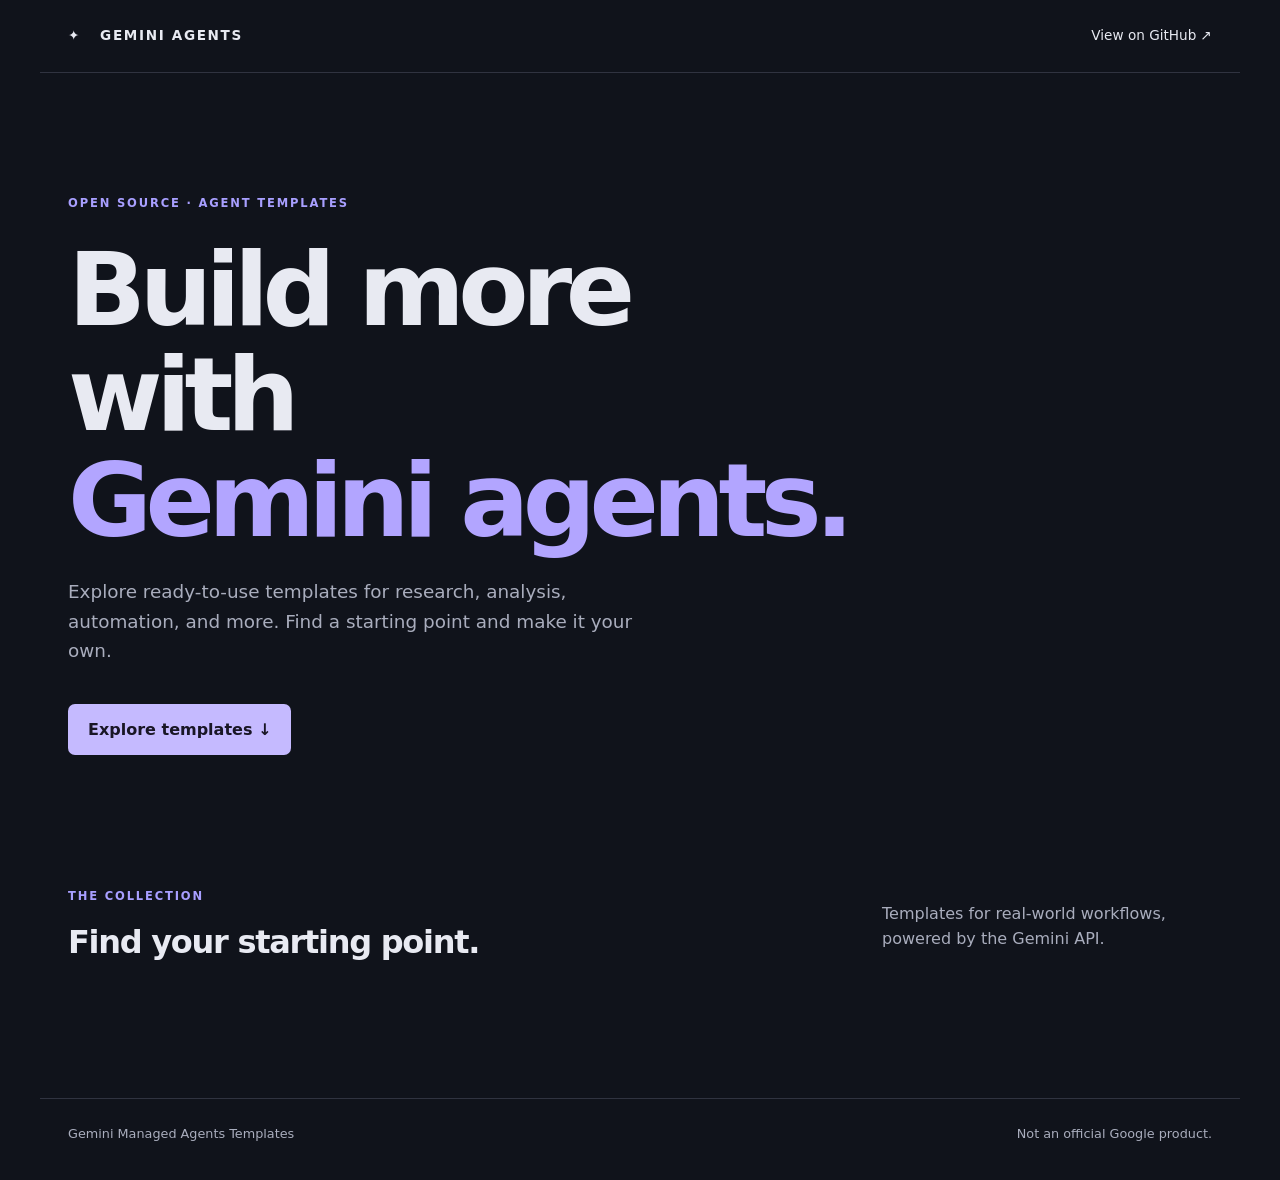
<file: site/index.html>
<!doctype html>
<html lang="en">
<head>
  <meta charset="utf-8">
  <meta name="viewport" content="width=device-width, initial-scale=1">
  <meta name="description" content="Explore open templates for Gemini Managed Agents.">
  <title>Gemini Managed Agents Templates</title>
  <link rel="stylesheet" href="style.css">
</head>
<body>
  <header class="header"><a class="brand" href="./">✦ &nbsp; GEMINI AGENTS</a><a href="<!-- REPOSITORY_URL -->">View on GitHub ↗</a></header>
  <main>
    <section class="hero"><p class="eyebrow">OPEN SOURCE · AGENT TEMPLATES</p><h1>Build more with<br><span>Gemini agents.</span></h1><p>Explore ready-to-use templates for research, analysis, automation, and more. Find a starting point and make it your own.</p><a class="button" href="#templates">Explore templates ↓</a></section>
    <section id="templates" class="catalog"><div class="section-heading"><div><p class="eyebrow">THE COLLECTION</p><h2>Find your starting point.</h2></div><p>Templates for real-world workflows, powered by the Gemini API.</p></div><div class="grid"><!-- TEMPLATE_CARDS --></div></section>
  </main>
  <footer>Gemini Managed Agents Templates <span>Not an official Google product.</span></footer>
</body>
</html>
</file>
<file: site/style.css>
:root{font-family:Inter,ui-sans-serif,system-ui,sans-serif;color:#e8eaf2;background:#10131b;line-height:1.6}*{box-sizing:border-box}body{margin:0}a{color:inherit}.header,main,footer{max-width:1200px;margin:auto;padding-left:28px;padding-right:28px}.header{display:flex;justify-content:space-between;align-items:center;padding-top:25px;padding-bottom:25px;border-bottom:1px solid #303340;font-size:.85rem}.header a{text-decoration:none}.brand{font-weight:750;letter-spacing:.12em}.hero{padding:110px 0 120px;max-width:800px}.eyebrow{font-size:.72rem;letter-spacing:.16em;font-weight:750;color:#a89fff}.hero h1{font-size:clamp(3rem,8vw,6.5rem);letter-spacing:-.065em;line-height:1.03;margin:24px 0}.hero h1 span{color:#b2a5ff}.hero>p:not(.eyebrow){color:#a9adbd;max-width:570px;font-size:1.15rem}.button{display:inline-block;background:#c5baff;color:#191625;text-decoration:none;font-weight:700;padding:13px 20px;border-radius:7px;margin-top:20px}.catalog{padding-bottom:100px}.section-heading{display:flex;justify-content:space-between;align-items:end;gap:25px;margin-bottom:30px}.section-heading h2{font-size:2rem;letter-spacing:-.04em;margin:0}.section-heading>p{color:#a9adbd;max-width:330px}.grid{display:grid;grid-template-columns:repeat(auto-fit,minmax(min(100%,300px),1fr));gap:16px}.card{border:1px solid #303544;border-radius:12px;background:#191d28;padding:24px;display:flex;flex-direction:column}.card h2{font-size:1.35rem;margin:4px 0}.card p:not(.eyebrow),.card li{color:#abb0c0;font-size:.92rem}.card h3{font-size:.8rem;margin-bottom:0}.card ul{padding-left:20px;margin-bottom:25px}.card a{color:#c5baff;text-decoration:none;font-size:.9rem;font-weight:700;margin-top:auto}a:hover{text-decoration:underline}footer{border-top:1px solid #303340;padding-top:25px;padding-bottom:35px;display:flex;justify-content:space-between;gap:15px;color:#a9adbd;font-size:.8rem}@media(max-width:600px){.hero{padding:75px 0}.section-heading,footer{align-items:start;flex-direction:column}.section-heading>p{margin-top:0}}
.detail-main{padding-top:35px;padding-bottom:100px}.back-link{font-size:.88rem;color:#c5baff;text-decoration:none}.detail-hero{display:grid;grid-template-columns:minmax(0,1fr) 290px;gap:55px;align-items:start;padding:65px 0 70px;border-bottom:1px solid #303340}.detail-hero h1{font-size:clamp(2.7rem,6vw,4.8rem);letter-spacing:-.055em;line-height:1.1;margin:16px 0 20px}.detail-description{color:#b8bdcc;font-size:1.1rem;max-width:690px}.source-link{display:inline-block;margin-top:15px;font-size:.88rem;font-weight:700;color:#c5baff}.detail-meta,.prompt-card,.documentation{background:#191d28;border:1px solid #303544;border-radius:12px}.detail-meta{padding:24px}.meta-label{font-size:.68rem;letter-spacing:.13em;font-weight:750;color:#a89fff;margin:0 0 8px}.agent-name{font-size:.9rem;overflow-wrap:anywhere;margin:0 0 25px}.pills{display:flex;flex-wrap:wrap;gap:7px}.pill{background:#2a2d40;color:#ded9ff;border-radius:5px;padding:5px 9px;font-size:.75rem}.detail-section{padding-top:65px}.detail-section>h2{font-size:2rem;letter-spacing:-.04em;margin:0}.muted{color:#a9adbd}.prompt-grid{display:grid;grid-template-columns:repeat(auto-fit,minmax(min(100%,280px),1fr));gap:16px;margin-top:24px}.prompt-card{padding:22px;min-width:0}.prompt-card h3{font-size:1rem;margin:0 0 12px}.prompt-card p{color:#b8bdcc;font-size:.92rem;white-space:pre-wrap;overflow-wrap:anywhere;margin:0}.documentation{margin-top:24px;padding:clamp(22px,4vw,48px);color:#c5c9d4;overflow-wrap:anywhere}.documentation h1,.documentation h2,.documentation h3,.documentation h4{color:#f0f0f7;line-height:1.3;margin-top:2em}.documentation h1:first-child{margin-top:0}.documentation a{color:#c5baff}.documentation code{background:#292d3a;border-radius:4px;padding:2px 5px}.documentation pre{overflow:auto;background:#10131b;padding:16px;border-radius:8px}.documentation pre code{background:none;padding:0}.documentation hr{border:0;border-top:1px solid #303544;margin:30px 0}.documentation table{display:block;overflow:auto;border-collapse:collapse}.documentation th,.documentation td{border:1px solid #424656;padding:10px;text-align:left}.documentation blockquote{border-left:3px solid #a89fff;padding-left:18px;color:#afb4c4;margin-left:0}@media(max-width:720px){.detail-hero{grid-template-columns:1fr;gap:30px;padding:45px 0}.detail-section{padding-top:45px}}
</file>
